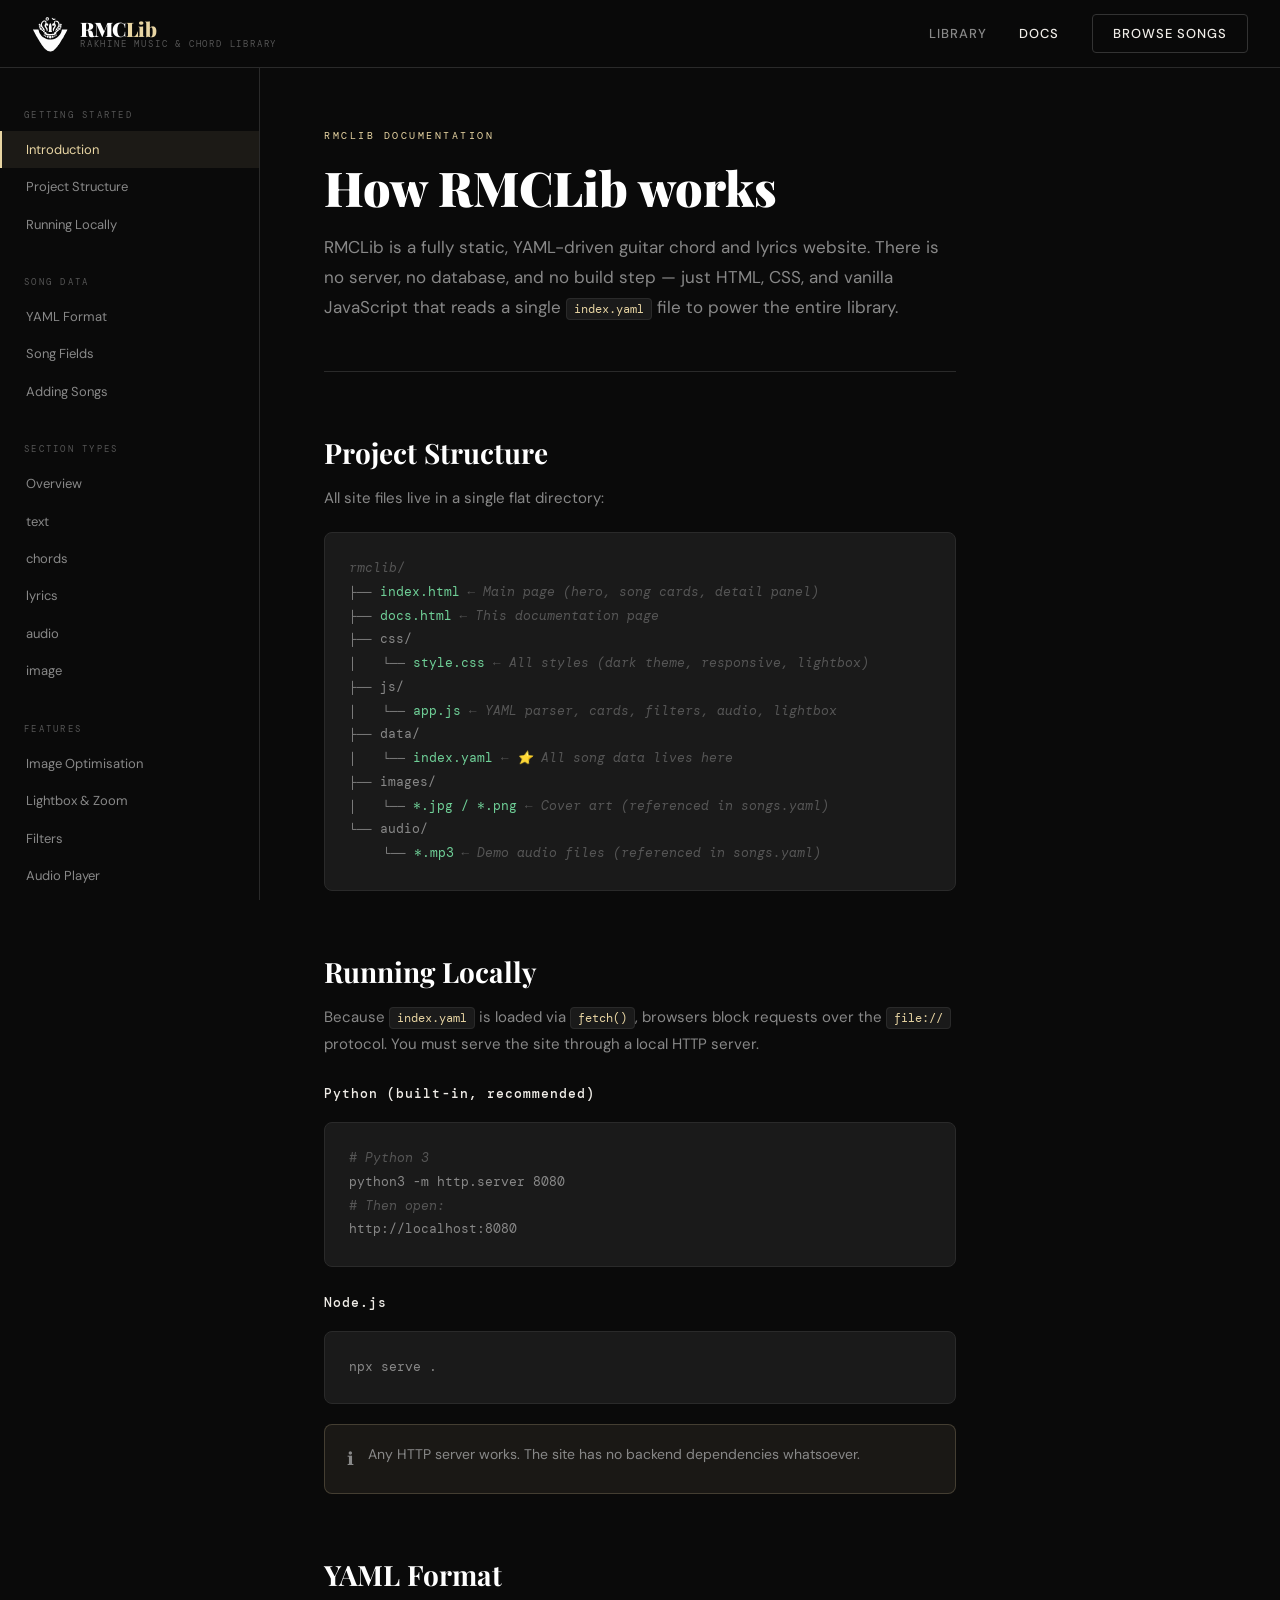
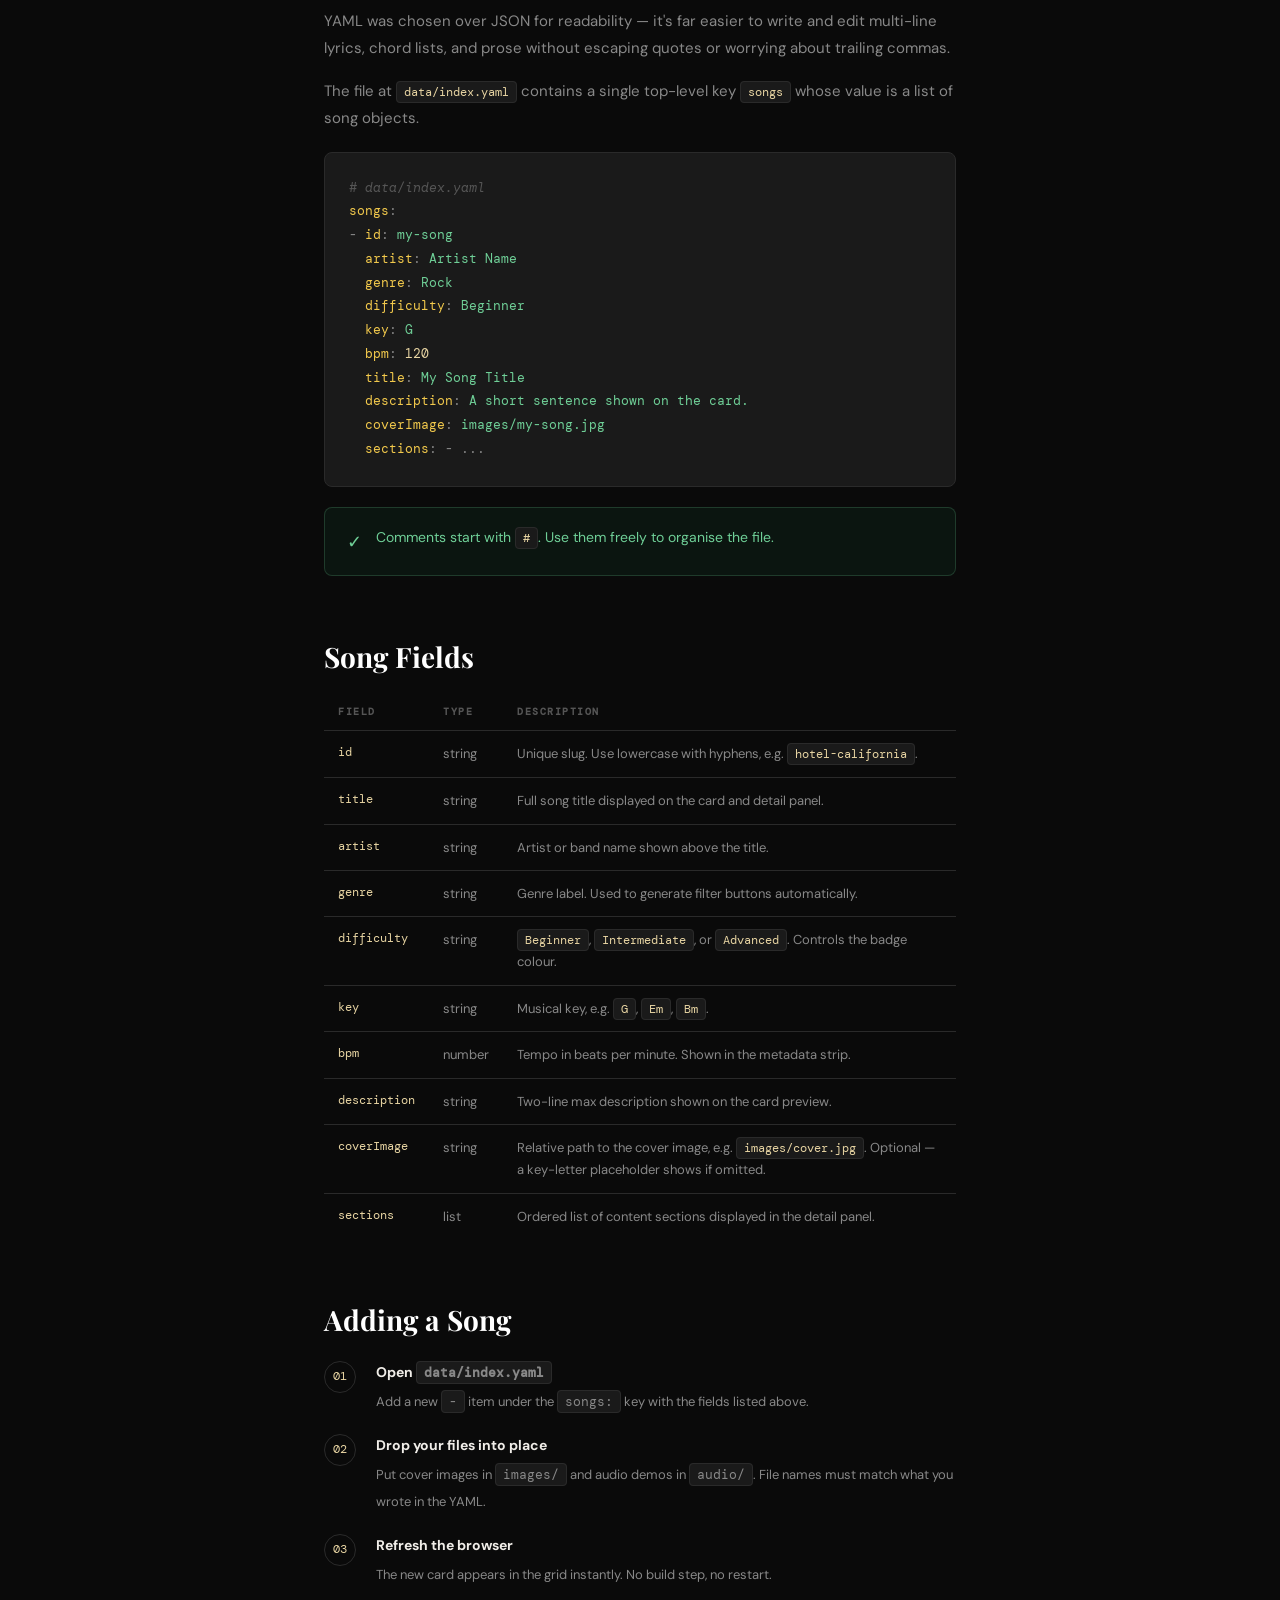
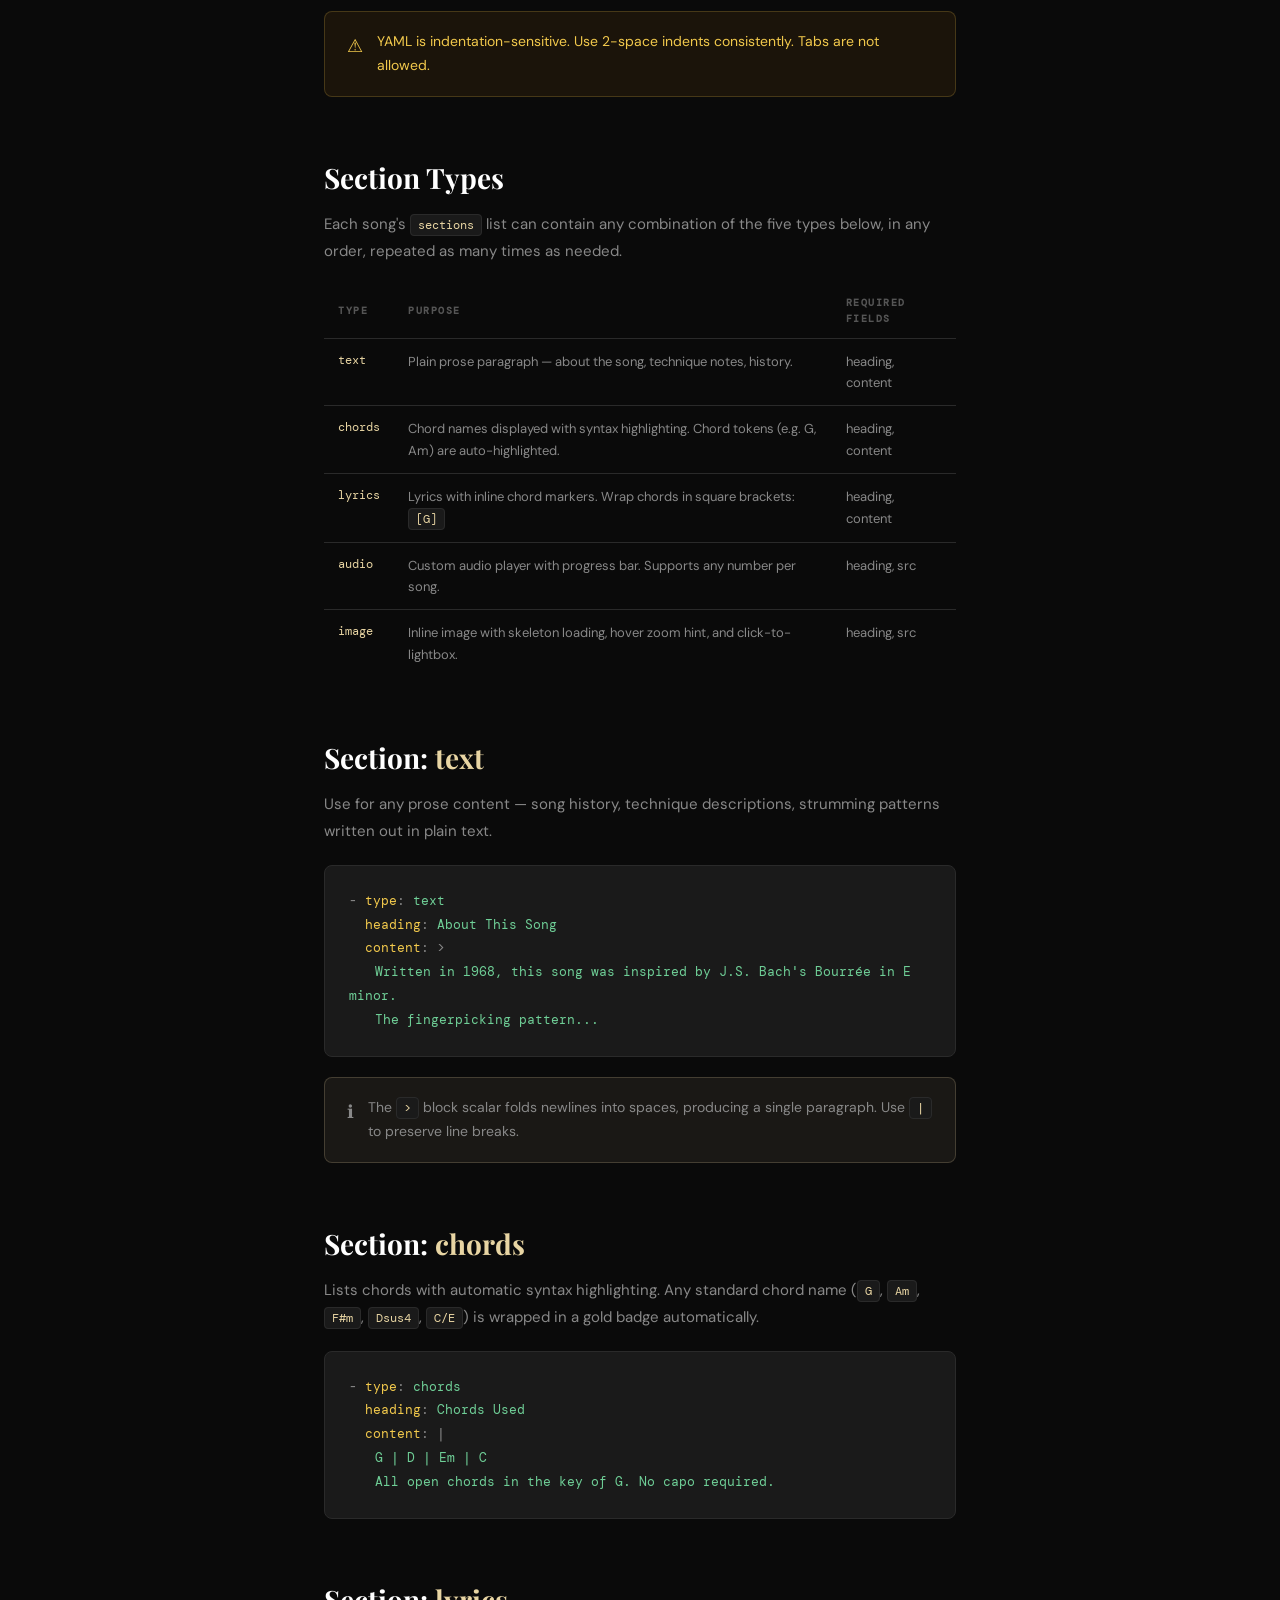
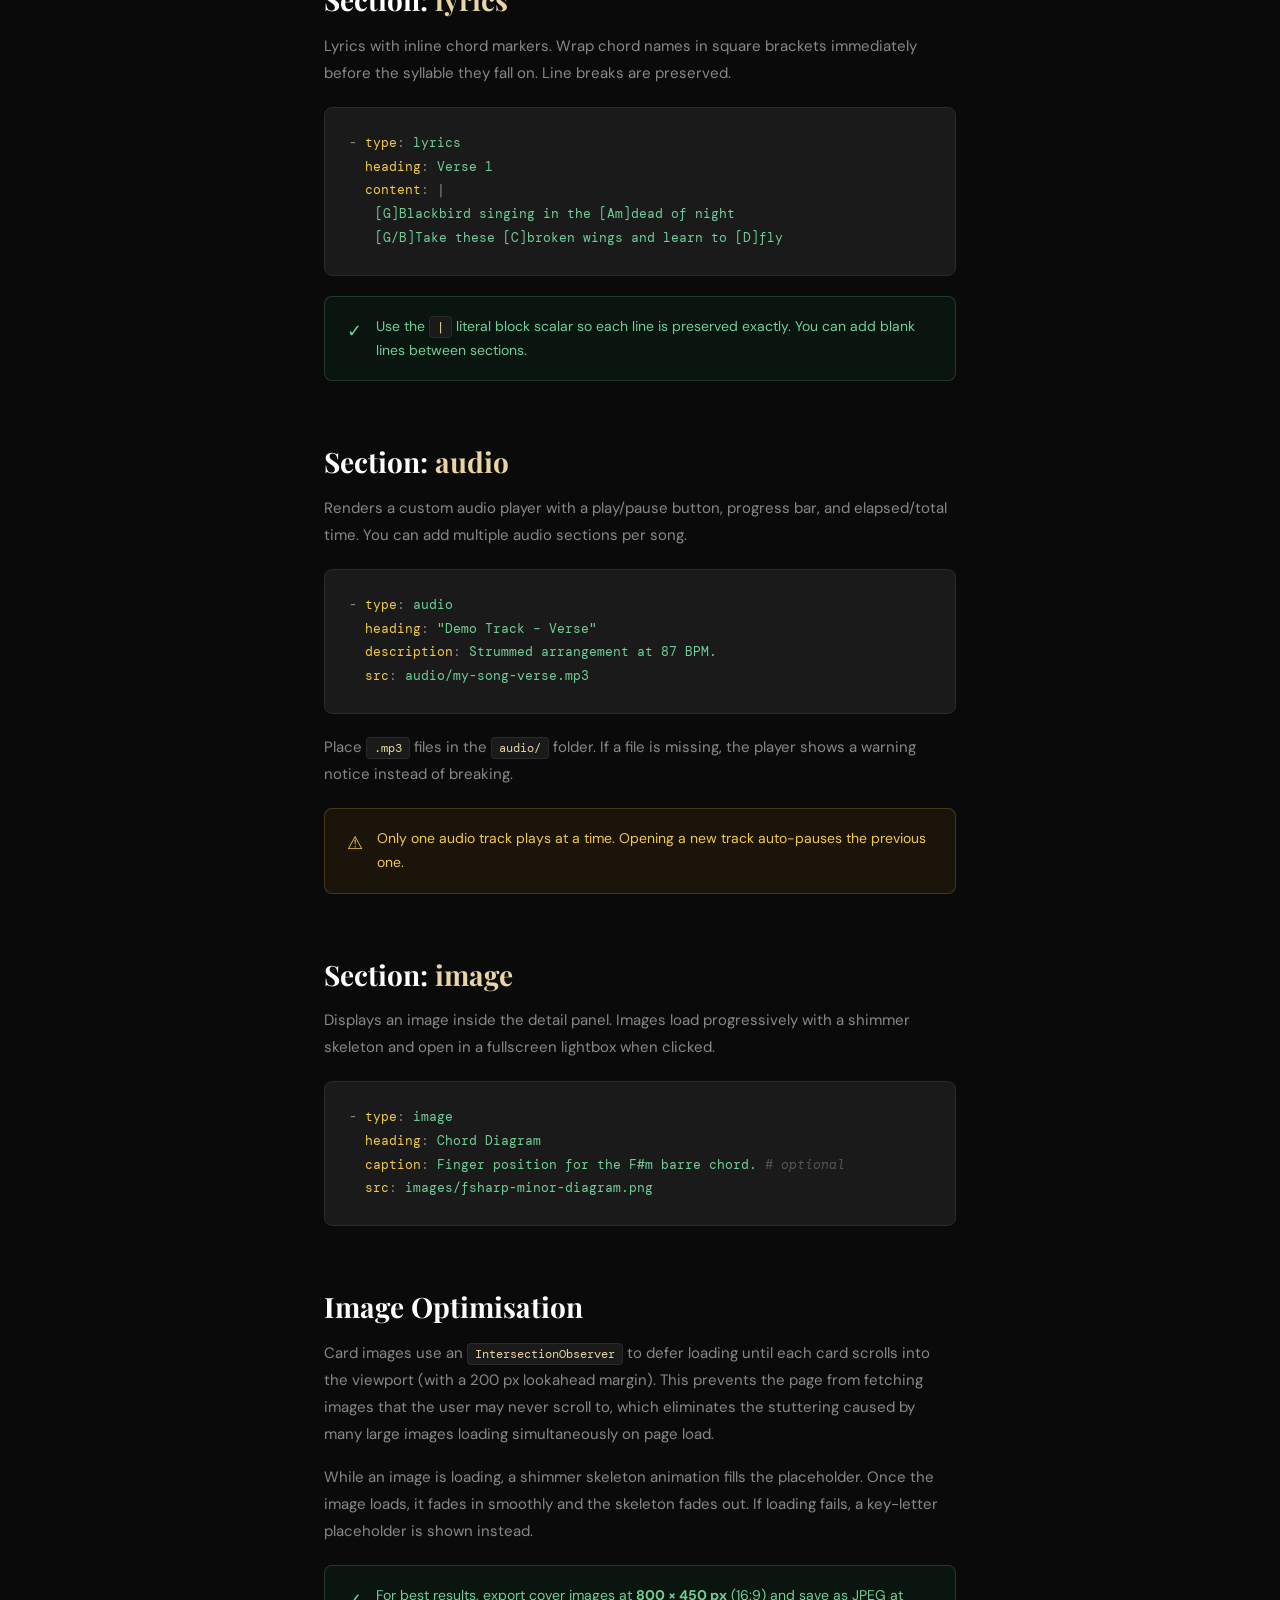
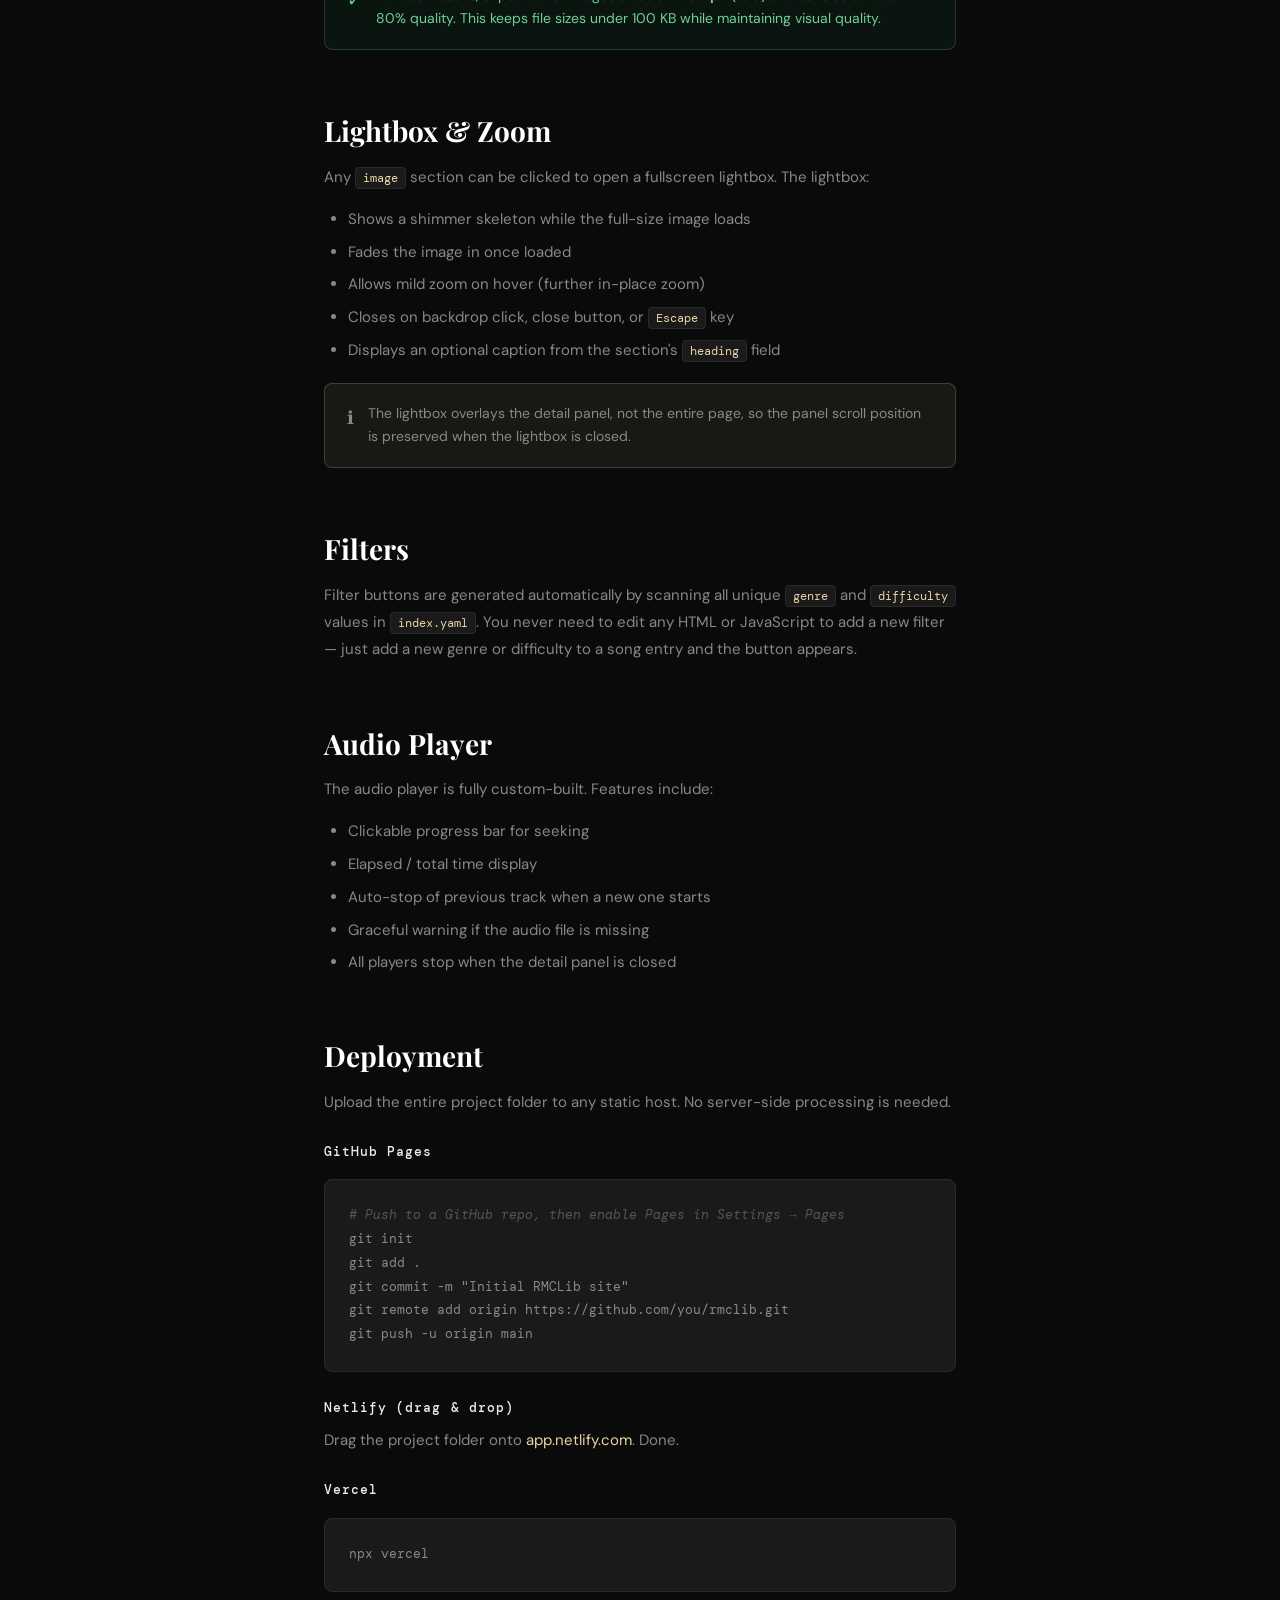
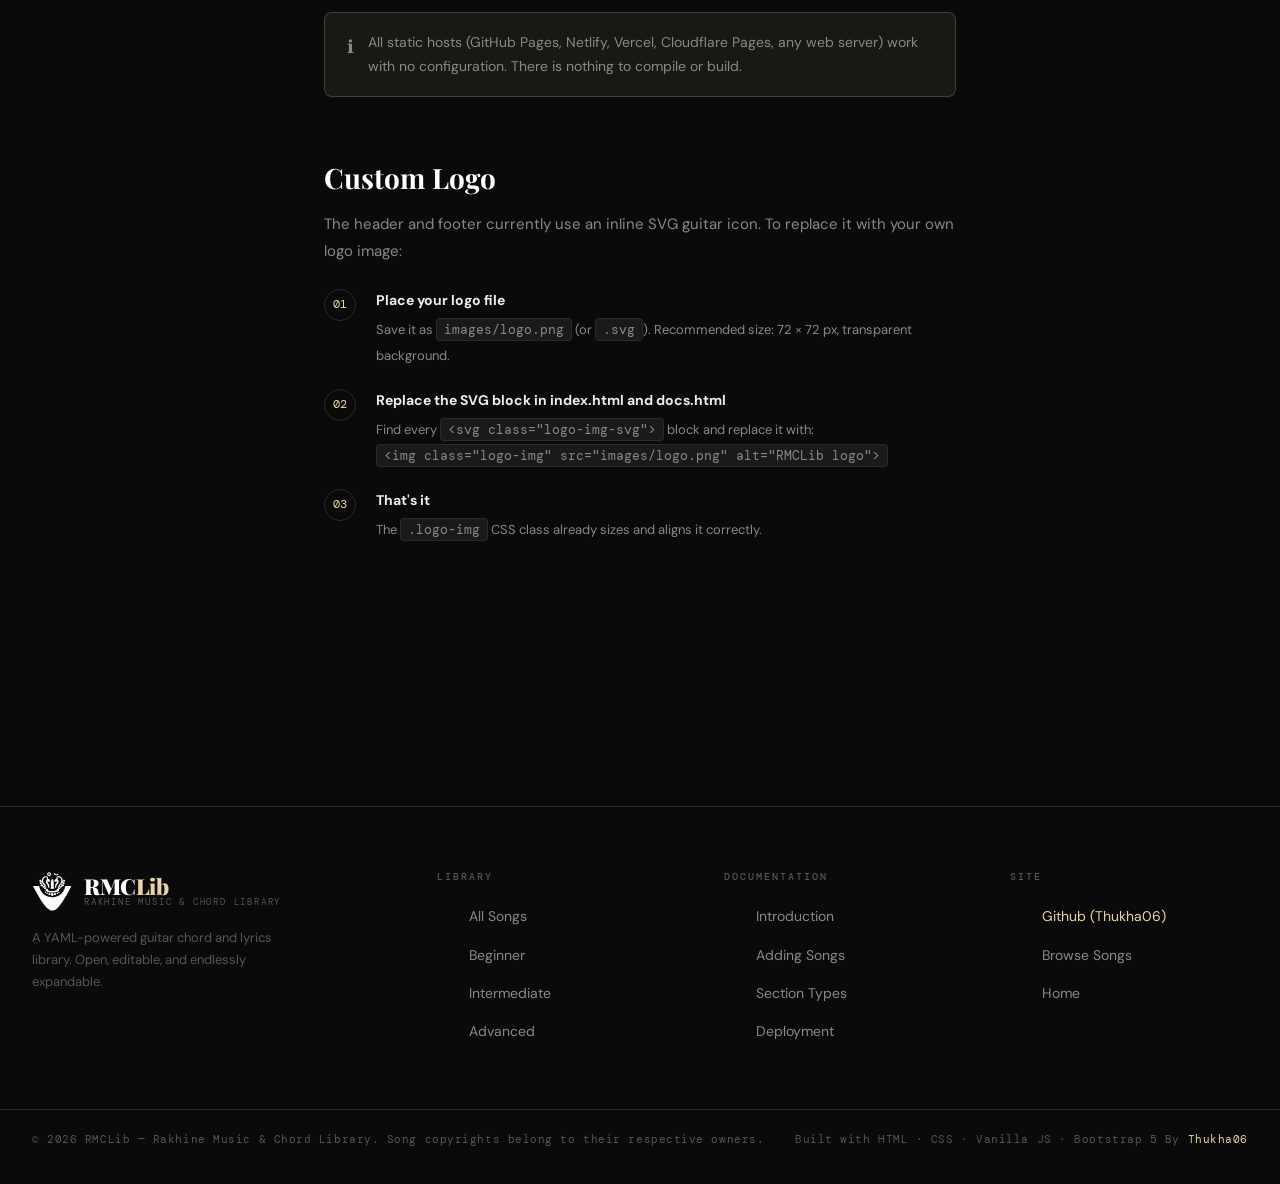
<file: docs.html>
<!DOCTYPE html>
<html lang="en">
<head>
  <meta charset="UTF-8">
  <meta name="viewport" content="width=device-width, initial-scale=1.0">
  <title>RMCLib | Documentation</title>
  <meta name="description" content="RMCLib documentation — how to add songs, manage sections, deploy, and customise your library.">
  <link rel="icon" type="image/x-icon" href="favicon.ico">

  <link rel="stylesheet" href="https://cdn.jsdelivr.net/npm/bootstrap@5.3.3/dist/css/bootstrap.min.css">
  <link rel="stylesheet" href="css/style.css">
</head>
<body>

<!-- ════════════════════════════════
     HEADER (shared)
════════════════════════════════ -->
<header class="site-header" role="banner">
  <div class="header-inner">
    <a href="index.html" class="logo" aria-label="RMCLib Home">
      <img src="logo.svg" alt="RMC Logo" class="logo-img">
      <div class="logo-text-wrap">
        <span class="logo-mark">RMC<span>Lib</span></span>
        <span class="logo-sub">Rakhine&nbsp;Music&nbsp;&amp;&nbsp;Chord&nbsp;Library</span>
      </div>
    </a>

    <nav class="main-nav" role="navigation" aria-label="Main navigation">
      <a href="index.html#songs">Library</a>
      <a href="docs.html" style="color:var(--text);">Docs</a>
      <a href="index.html#songs" class="nav-cta">Browse Songs</a>
    </nav>

    <button class="nav-toggle" id="navToggle" aria-label="Toggle navigation" aria-expanded="false">
      <span></span><span></span><span></span>
    </button>
  </div>
</header>


<!-- ════════════════════════════════
     DOCS LAYOUT
════════════════════════════════ -->
<div class="docs-layout">

  <!-- ── Sidebar ── -->
  <aside class="docs-sidebar" role="navigation" aria-label="Documentation navigation">

    <div class="sidebar-section">
      <div class="sidebar-label">Getting Started</div>
      <a class="sidebar-link active" href="#introduction">Introduction</a>
      <a class="sidebar-link" href="#structure">Project Structure</a>
      <a class="sidebar-link" href="#running-locally">Running Locally</a>
    </div>

    <div class="sidebar-section">
      <div class="sidebar-label">Song Data</div>
      <a class="sidebar-link" href="#yaml-format">YAML Format</a>
      <a class="sidebar-link" href="#song-fields">Song Fields</a>
      <a class="sidebar-link" href="#adding-songs">Adding Songs</a>
    </div>

    <div class="sidebar-section">
      <div class="sidebar-label">Section Types</div>
      <a class="sidebar-link" href="#section-types">Overview</a>
      <a class="sidebar-link" href="#sec-text">text</a>
      <a class="sidebar-link" href="#sec-chords">chords</a>
      <a class="sidebar-link" href="#sec-lyrics">lyrics</a>
      <a class="sidebar-link" href="#sec-audio">audio</a>
      <a class="sidebar-link" href="#sec-image">image</a>
    </div>

    <div class="sidebar-section">
      <div class="sidebar-label">Features</div>
      <a class="sidebar-link" href="#image-optimization">Image Optimisation</a>
      <a class="sidebar-link" href="#lightbox">Lightbox &amp; Zoom</a>
      <a class="sidebar-link" href="#filters">Filters</a>
      <a class="sidebar-link" href="#audio-player">Audio Player</a>
    </div>

    <div class="sidebar-section">
      <div class="sidebar-label">Deployment</div>
      <a class="sidebar-link" href="#deployment">Deploying the Site</a>
      <a class="sidebar-link" href="#custom-logo">Custom Logo</a>
    </div>

  </aside>


  <!-- ── Content ── -->
  <main class="docs-content" role="main">

    <!-- ─── Introduction ─── -->
    <div id="introduction" class="docs-section">
      <div class="docs-hero-tag">RMCLib Documentation</div>
      <h1 class="docs-h1">How RMCLib works</h1>
      <p class="docs-lead">
        RMCLib is a fully static, YAML-driven guitar chord and lyrics website.
        There is no server, no database, and no build step — just HTML, CSS, and
        vanilla JavaScript that reads a single <span class="docs-code">index.yaml</span>
        file to power the entire library.
      </p>
    </div>

    <!-- ─── Project Structure ─── -->
    <div id="structure" class="docs-section">
      <h2 class="docs-h2">Project Structure</h2>
      <p class="docs-p">All site files live in a single flat directory:</p>
      <div class="docs-pre">
        <span class="c">rmclib/</span><br>
        ├── <span class="s">index.html</span><span class="c">&nbsp;← Main page (hero, song cards, detail panel)</span><br>
        ├── <span class="s">docs.html</span><span class="c">&nbsp;← This documentation page</span><br>
        ├── css/ <br>
        │&emsp;&emsp;└── <span class="s">style.css</span><span class="c">&nbsp;← All styles (dark theme, responsive, lightbox)</span><br>
        ├── js/ <br>
        │&emsp;&emsp;└── <span class="s">app.js</span><span class="c">&nbsp;← YAML parser, cards, filters, audio, lightbox</span><br>
        ├── data/ <br>
        │&emsp;&emsp;└── <span class="s">index.yaml</span><span class="c">&nbsp;← ⭐ All song data lives here</span><br>
        ├── images/ <br>
        │&emsp;&emsp;└── <span class="s">*.jpg / *.png</span><span class="c">&nbsp;← Cover art (referenced in songs.yaml)</span><br>
        └── audio/ <br>
        &nbsp;&emsp;&emsp;└── <span class="s">*.mp3</span><span class="c">&nbsp;← Demo audio files (referenced in songs.yaml)</span></div>
    </div>

    <!-- ─── Running Locally ─── -->
    <div id="running-locally" class="docs-section">
      <h2 class="docs-h2">Running Locally</h2>
      <p class="docs-p">
        Because <span class="docs-code">index.yaml</span> is loaded via
        <span class="docs-code">fetch()</span>, browsers block requests over the
        <span class="docs-code">file://</span> protocol. You must serve the site
        through a local HTTP server.
      </p>

      <h3 class="docs-h3">Python (built-in, recommended)</h3>
      <div class="docs-pre">
        <span class="c"># Python 3</span><br>
        python3 -m http.server 8080 <br>

        <span class="c"># Then open:</span><br>
        http://localhost:8080
      </div>

      <h3 class="docs-h3">Node.js</h3>
      <div class="docs-pre">npx serve .</div>

      <div class="docs-callout docs-callout-info">
        <span class="docs-callout-icon">ℹ</span>
        <span>Any HTTP server works. The site has no backend dependencies whatsoever.</span>
      </div>
    </div>

    <!-- ─── YAML Format ─── -->
    <div id="yaml-format" class="docs-section">
      <h2 class="docs-h2">YAML Format</h2>
      <p class="docs-p">
        YAML was chosen over JSON for readability — it's far easier to write and
        edit multi-line lyrics, chord lists, and prose without escaping quotes or
        worrying about trailing commas.
      </p>
      <p class="docs-p">
        The file at <span class="docs-code">data/index.yaml</span> contains a
        single top-level key <span class="docs-code">songs</span> whose value is
        a list of song objects.
      </p>

      <div class="docs-pre">
        <span class="c"># data/index.yaml</span><br>
        <span class="k">songs</span><span class="p">:</span><br>
        <span class="p">-</span> <span class="k">id</span><span class="p">:</span> <span class="s">my-song</span><br>
        &nbsp;&nbsp;<span class="k">artist</span><span class="p">:</span> <span class="s">Artist Name</span><br>
        &nbsp;&nbsp;<span class="k">genre</span><span class="p">:</span> <span class="s">Rock</span><br>
        &nbsp;&nbsp;<span class="k">difficulty</span><span class="p">:</span> <span class="s">Beginner</span><br>
        &nbsp;&nbsp;<span class="k">key</span><span class="p">:</span> <span class="s">G</span><br>
        &nbsp;&nbsp;<span class="k">bpm</span><span class="p">:</span> <span class="n">120</span><br>
        &nbsp;&nbsp;<span class="k">title</span><span class="p">:</span> <span class="s">My Song Title</span><br>
        &nbsp;&nbsp;<span class="k">description</span><span class="p">:</span> <span class="s">A short sentence shown on the card.</span><br>
        &nbsp;&nbsp;<span class="k">coverImage</span><span class="p">:</span> <span class="s">images/my-song.jpg</span><br>
        &nbsp;&nbsp;<span class="k">sections</span><span class="p">:</span> <span class="p">- ...</span>
      </div>

      <div class="docs-callout docs-callout-tip">
        <span class="docs-callout-icon">✓</span>
        <span>Comments start with <span class="docs-code">#</span>. Use them freely to organise the file.</span>
      </div>
    </div>

    <!-- ─── Song Fields ─── -->
    <div id="song-fields" class="docs-section">
      <h2 class="docs-h2">Song Fields</h2>
      <table class="docs-table">
        <thead>
          <tr><th>Field</th><th>Type</th><th>Description</th></tr>
        </thead>
        <tbody>
          <tr><td>id</td><td>string</td><td>Unique slug. Use lowercase with hyphens, e.g. <span class="docs-code">hotel-california</span>.</td></tr>
          <tr><td>title</td><td>string</td><td>Full song title displayed on the card and detail panel.</td></tr>
          <tr><td>artist</td><td>string</td><td>Artist or band name shown above the title.</td></tr>
          <tr><td>genre</td><td>string</td><td>Genre label. Used to generate filter buttons automatically.</td></tr>
          <tr><td>difficulty</td><td>string</td><td><span class="docs-code">Beginner</span>, <span class="docs-code">Intermediate</span>, or <span class="docs-code">Advanced</span>. Controls the badge colour.</td></tr>
          <tr><td>key</td><td>string</td><td>Musical key, e.g. <span class="docs-code">G</span>, <span class="docs-code">Em</span>, <span class="docs-code">Bm</span>.</td></tr>
          <tr><td>bpm</td><td>number</td><td>Tempo in beats per minute. Shown in the metadata strip.</td></tr>
          <tr><td>description</td><td>string</td><td>Two-line max description shown on the card preview.</td></tr>
          <tr><td>coverImage</td><td>string</td><td>Relative path to the cover image, e.g. <span class="docs-code">images/cover.jpg</span>. Optional — a key-letter placeholder shows if omitted.</td></tr>
          <tr><td>sections</td><td>list</td><td>Ordered list of content sections displayed in the detail panel.</td></tr>
        </tbody>
      </table>
    </div>

    <!-- ─── Adding Songs ─── -->
    <div id="adding-songs" class="docs-section">
      <h2 class="docs-h2">Adding a Song</h2>
      <div class="docs-steps">
        <div class="docs-step">
          <div class="docs-step-num">01</div>
          <div class="docs-step-body">
            <strong>Open <span class="docs-code">data/index.yaml</span></strong>
            <span>Add a new <span class="docs-code">-</span> item under the <span class="docs-code">songs:</span> key with the fields listed above.</span>
          </div>
        </div>
        <div class="docs-step">
          <div class="docs-step-num">02</div>
          <div class="docs-step-body">
            <strong>Drop your files into place</strong>
            <span>Put cover images in <span class="docs-code">images/</span> and audio demos in <span class="docs-code">audio/</span>. File names must match what you wrote in the YAML.</span>
          </div>
        </div>
        <div class="docs-step">
          <div class="docs-step-num">03</div>
          <div class="docs-step-body">
            <strong>Refresh the browser</strong>
            <span>The new card appears in the grid instantly. No build step, no restart.</span>
          </div>
        </div>
      </div>

      <div class="docs-callout docs-callout-warn">
        <span class="docs-callout-icon">⚠</span>
        <span>YAML is indentation-sensitive. Use 2-space indents consistently. Tabs are not allowed.</span>
      </div>
    </div>

    <!-- ─── Section Types ─── -->
    <div id="section-types" class="docs-section">
      <h2 class="docs-h2">Section Types</h2>
      <p class="docs-p">
        Each song's <span class="docs-code">sections</span> list can contain any
        combination of the five types below, in any order, repeated as many times
        as needed.
      </p>
      <table class="docs-table">
        <thead>
          <tr><th>Type</th><th>Purpose</th><th>Required fields</th></tr>
        </thead>
        <tbody>
          <tr><td>text</td><td>Plain prose paragraph — about the song, technique notes, history.</td><td>heading, content</td></tr>
          <tr><td>chords</td><td>Chord names displayed with syntax highlighting. Chord tokens (e.g. G, Am) are auto-highlighted.</td><td>heading, content</td></tr>
          <tr><td>lyrics</td><td>Lyrics with inline chord markers. Wrap chords in square brackets: <span class="docs-code">[G]</span></td><td>heading, content</td></tr>
          <tr><td>audio</td><td>Custom audio player with progress bar. Supports any number per song.</td><td>heading, src</td></tr>
          <tr><td>image</td><td>Inline image with skeleton loading, hover zoom hint, and click-to-lightbox.</td><td>heading, src</td></tr>
        </tbody>
      </table>
    </div>

    <!-- ─── text ─── -->
    <div id="sec-text" class="docs-section">
      <h2 class="docs-h2">Section: <span style="color:var(--accent)">text</span></h2>
      <p class="docs-p">Use for any prose content — song history, technique descriptions, strumming patterns written out in plain text.</p>
      <div class="docs-pre">
        <span class="p">-</span> <span class="k">type</span><span class="p">:</span> <span class="s">text</span><br>
        &nbsp;&nbsp;<span class="k">heading</span><span class="p">:</span> <span class="s">About This Song</span><br>
        &nbsp;&nbsp;<span class="k">content</span><span class="p">:</span> <span class="p">&gt;</span><br>
        &emsp;&emsp;<span class="s">Written in 1968, this song was inspired by J.S. Bach's</span> <span class="s">Bourrée in E minor. <br>
        &emsp;&emsp;The fingerpicking pattern...</span>
      </div>
      <div class="docs-callout docs-callout-info">
        <span class="docs-callout-icon">ℹ</span>
        <span>The <span class="docs-code">&gt;</span> block scalar folds newlines into spaces, producing a single paragraph. Use <span class="docs-code">|</span> to preserve line breaks.</span>
      </div>
    </div>

    <!-- ─── chords ─── -->
    <div id="sec-chords" class="docs-section">
      <h2 class="docs-h2">Section: <span style="color:var(--accent)">chords</span></h2>
      <p class="docs-p">
        Lists chords with automatic syntax highlighting. Any standard chord name
        (<span class="docs-code">G</span>, <span class="docs-code">Am</span>,
        <span class="docs-code">F#m</span>, <span class="docs-code">Dsus4</span>,
        <span class="docs-code">C/E</span>) is wrapped in a gold badge automatically.
      </p>
      <div class="docs-pre">
        <span class="p">-</span> <span class="k">type</span><span class="p">:</span> <span class="s">chords</span><br>
        &nbsp;&nbsp;<span class="k">heading</span><span class="p">:</span> <span class="s">Chords Used</span><br>
        &nbsp;&nbsp;<span class="k">content</span><span class="p">:</span> <span class="p">|</span><br>
        &emsp;&emsp;<span class="s">G | D | Em | C</span><br>
        &emsp;&emsp;<span class="s">All open chords in the key of G. No capo required.</span>
      </div>
    </div>

    <!-- ─── lyrics ─── -->
    <div id="sec-lyrics" class="docs-section">
      <h2 class="docs-h2">Section: <span style="color:var(--accent)">lyrics</span></h2>
      <p class="docs-p">
        Lyrics with inline chord markers. Wrap chord names in square brackets
        immediately before the syllable they fall on. Line breaks are preserved.
      </p>
      <div class="docs-pre">
        <span class="p">-</span> <span class="k">type</span><span class="p">:</span> <span class="s">lyrics</span><br>
        &nbsp;&nbsp;<span class="k">heading</span><span class="p">:</span> <span class="s">Verse 1</span><br>
        &nbsp;&nbsp;<span class="k">content</span><span class="p">:</span> <span class="p">|</span><br>
        &emsp;&emsp;<span class="s">[G]Blackbird singing in the [Am]dead of night</span><br>
        &emsp;&emsp;<span class="s">[G/B]Take these [C]broken wings and learn to [D]fly</span>
      </div>
      <div class="docs-callout docs-callout-tip">
        <span class="docs-callout-icon">✓</span>
        <span>Use the <span class="docs-code">|</span> literal block scalar so each line is preserved exactly. You can add blank lines between sections.</span>
      </div>
    </div>

    <!-- ─── audio ─── -->
    <div id="sec-audio" class="docs-section">
      <h2 class="docs-h2">Section: <span style="color:var(--accent)">audio</span></h2>
      <p class="docs-p">
        Renders a custom audio player with a play/pause button, progress bar, and
        elapsed/total time. You can add multiple audio sections per song.
      </p>
      <div class="docs-pre">
        <span class="p">-</span> <span class="k">type</span><span class="p">:</span> <span class="s">audio</span><br>
        &nbsp;&nbsp;<span class="k">heading</span><span class="p">:</span> <span class="s">"Demo Track – Verse"</span><br>
        &nbsp;&nbsp;<span class="k">description</span><span class="p">:</span> <span class="s">Strummed arrangement at 87 BPM.</span><br>
        &nbsp;&nbsp;<span class="k">src</span><span class="p">:</span> <span class="s">audio/my-song-verse.mp3</span>
      </div>
      <p class="docs-p" style="margin-top:16px;">
        Place <span class="docs-code">.mp3</span> files in the <span class="docs-code">audio/</span> folder. If a file is missing, the player shows a warning notice instead of breaking.
      </p>
      <div class="docs-callout docs-callout-warn">
        <span class="docs-callout-icon">⚠</span>
        <span>Only one audio track plays at a time. Opening a new track auto-pauses the previous one.</span>
      </div>
    </div>

    <!-- ─── image ─── -->
    <div id="sec-image" class="docs-section">
      <h2 class="docs-h2">Section: <span style="color:var(--accent)">image</span></h2>
      <p class="docs-p">
        Displays an image inside the detail panel. Images load progressively with a
        shimmer skeleton and open in a fullscreen lightbox when clicked.
      </p>
      <div class="docs-pre">
        <span class="p">-</span> <span class="k">type</span><span class="p">:</span> <span class="s">image</span><br>
        &nbsp;&nbsp;<span class="k">heading</span><span class="p">:</span> <span class="s">Chord Diagram</span><br>
        &nbsp;&nbsp;<span class="k">caption</span><span class="p">:</span> <span class="s">Finger position for the F#m barre chord.</span>  <span class="c"># optional</span><br>
        &nbsp;&nbsp;<span class="k">src</span><span class="p">:</span> <span class="s">images/fsharp-minor-diagram.png</span>
      </div>
    </div>

    <!-- ─── Image optimisation ─── -->
    <div id="image-optimization" class="docs-section">
      <h2 class="docs-h2">Image Optimisation</h2>
      <p class="docs-p">
        Card images use an <span class="docs-code">IntersectionObserver</span> to
        defer loading until each card scrolls into the viewport (with a 200 px
        lookahead margin). This prevents the page from fetching images that the
        user may never scroll to, which eliminates the stuttering caused by many
        large images loading simultaneously on page load.
      </p>
      <p class="docs-p">
        While an image is loading, a shimmer skeleton animation fills the
        placeholder. Once the image loads, it fades in smoothly and the skeleton
        fades out. If loading fails, a key-letter placeholder is shown instead.
      </p>
      <div class="docs-callout docs-callout-tip">
        <span class="docs-callout-icon">✓</span>
        <span>For best results, export cover images at <strong>800 × 450 px</strong> (16:9) and save as JPEG at 80% quality. This keeps file sizes under 100 KB while maintaining visual quality.</span>
      </div>
    </div>

    <!-- ─── Lightbox ─── -->
    <div id="lightbox" class="docs-section">
      <h2 class="docs-h2">Lightbox &amp; Zoom</h2>
      <p class="docs-p">
        Any <span class="docs-code">image</span> section can be clicked to open a
        fullscreen lightbox. The lightbox:
      </p>
      <ul style="margin:0 0 20px 0;padding-left:24px;display:flex;flex-direction:column;gap:8px;font-size:15px;color:var(--text-muted);">
        <li>Shows a shimmer skeleton while the full-size image loads</li>
        <li>Fades the image in once loaded</li>
        <li>Allows mild zoom on hover (further in-place zoom)</li>
        <li>Closes on backdrop click, close button, or <span class="docs-code">Escape</span> key</li>
        <li>Displays an optional caption from the section's <span class="docs-code">heading</span> field</li>
      </ul>
      <div class="docs-callout docs-callout-info">
        <span class="docs-callout-icon">ℹ</span>
        <span>The lightbox overlays the detail panel, not the entire page, so the panel scroll position is preserved when the lightbox is closed.</span>
      </div>
    </div>

    <!-- ─── Filters ─── -->
    <div id="filters" class="docs-section">
      <h2 class="docs-h2">Filters</h2>
      <p class="docs-p">
        Filter buttons are generated automatically by scanning all unique
        <span class="docs-code">genre</span> and <span class="docs-code">difficulty</span>
        values in <span class="docs-code">index.yaml</span>. You never need to
        edit any HTML or JavaScript to add a new filter — just add a new genre or
        difficulty to a song entry and the button appears.
      </p>
    </div>

    <!-- ─── Audio Player ─── -->
    <div id="audio-player" class="docs-section">
      <h2 class="docs-h2">Audio Player</h2>
      <p class="docs-p">
        The audio player is fully custom-built. Features include:
      </p>
      <ul style="margin:0 0 20px 0;padding-left:24px;display:flex;flex-direction:column;gap:8px;font-size:15px;color:var(--text-muted);">
        <li>Clickable progress bar for seeking</li>
        <li>Elapsed / total time display</li>
        <li>Auto-stop of previous track when a new one starts</li>
        <li>Graceful warning if the audio file is missing</li>
        <li>All players stop when the detail panel is closed</li>
      </ul>
    </div>

    <!-- ─── Deployment ─── -->
    <div id="deployment" class="docs-section">
      <h2 class="docs-h2">Deployment</h2>
      <p class="docs-p">
        Upload the entire project folder to any static host. No server-side
        processing is needed.
      </p>

      <h3 class="docs-h3">GitHub Pages</h3>
      <div class="docs-pre">
        <span class="c"># Push to a GitHub repo, then enable Pages in Settings → Pages</span> <br>
        git init <br>
        git add . <br>
        git commit -m "Initial RMCLib site" <br>
        git remote add origin https://github.com/you/rmclib.git <br>
        git push -u origin main
      </div>

      <h3 class="docs-h3">Netlify (drag &amp; drop)</h3>
      <p class="docs-p">Drag the project folder onto <a href="https://app.netlify.com" style="color:var(--accent);">app.netlify.com</a>. Done.</p>

      <h3 class="docs-h3">Vercel</h3>
      <div class="docs-pre">npx vercel</div>

      <div class="docs-callout docs-callout-info">
        <span class="docs-callout-icon">ℹ</span>
        <span>All static hosts (GitHub Pages, Netlify, Vercel, Cloudflare Pages, any web server) work with no configuration. There is nothing to compile or build.</span>
      </div>
    </div>

    <!-- ─── Custom Logo ─── -->
    <div id="custom-logo" class="docs-section">
      <h2 class="docs-h2">Custom Logo</h2>
      <p class="docs-p">
        The header and footer currently use an inline SVG guitar icon. To replace
        it with your own logo image:
      </p>
      <div class="docs-steps">
        <div class="docs-step">
          <div class="docs-step-num">01</div>
          <div class="docs-step-body">
            <strong>Place your logo file</strong>
            <span>Save it as <span class="docs-code">images/logo.png</span> (or <span class="docs-code">.svg</span>). Recommended size: 72 × 72 px, transparent background.</span>
          </div>
        </div>
        <div class="docs-step">
          <div class="docs-step-num">02</div>
          <div class="docs-step-body">
            <strong>Replace the SVG block in index.html and docs.html</strong>
            <span>Find every <span class="docs-code">&lt;svg class="logo-img-svg"&gt;</span> block and replace it with:<br>
            <span class="docs-code">&lt;img class="logo-img" src="images/logo.png" alt="RMCLib logo"&gt;</span></span>
          </div>
        </div>
        <div class="docs-step">
          <div class="docs-step-num">03</div>
          <div class="docs-step-body">
            <strong>That's it</strong>
            <span>The <span class="docs-code">.logo-img</span> CSS class already sizes and aligns it correctly.</span>
          </div>
        </div>
      </div>
    </div>

  </main>
</div>


<!-- ════════════════════════════════
     FOOTER
════════════════════════════════ -->
<footer class="site-footer" role="contentinfo">
  <div class="footer-main">
    <div class="footer-brand">
      <a href="index.html" class="logo logo-lg">
      <img src="logo.svg" alt="RMC Logo" class="logo-img">
        <div class="logo-text-wrap">
          <span class="logo-mark">RMC<span>Lib</span></span>
          <span class="logo-sub">Rakhine&nbsp;Music&nbsp;&amp;&nbsp;Chord&nbsp;Library</span>
        </div>
      </a>
      <p>A YAML-powered guitar chord and lyrics library. Open, editable, and endlessly expandable.</p>
    </div>
    <div class="footer-col">
      <h4>Library</h4>
      <ul>
        <li><a href="index.html#songs">All Songs</a></li>
        <li><a href="index.html#songs">Beginner</a></li>
        <li><a href="index.html#songs">Intermediate</a></li>
        <li><a href="index.html#songs">Advanced</a></li>
      </ul>
    </div>
    <div class="footer-col">
      <h4>Documentation</h4>
      <ul>
        <li><a href="#introduction">Introduction</a></li>
        <li><a href="#adding-songs">Adding Songs</a></li>
        <li><a href="#section-types">Section Types</a></li>
        <li><a href="#deployment">Deployment</a></li>
      </ul>
    </div>
    <div class="footer-col">
      <h4>Site</h4>
      <ul>
        <li><a href="https://github.com/Thukha06/rmclib" style="color: #e8d5a3;" target="_blank">Github (Thukha06)</a></li>
        <li><a href="index.html#songs">Browse Songs</a></li>
        <li><a href="index.html">Home</a></li>
      </ul>
    </div>
  </div>
  <div class="footer-bottom">
    <p>© 2026 RMCLib — Rakhine Music &amp; Chord Library. Song copyrights belong to their respective owners.</p>
    <p>Built with HTML · CSS · Vanilla JS · Bootstrap 5 By <a href="https://github.com/Thukha06" style="color: #e8d5a3;" target="_blank">Thukha06</a></p>
  </div>
</footer>

<script src="https://cdn.jsdelivr.net/npm/bootstrap@5.3.3/dist/js/bootstrap.bundle.min.js"></script>
<script>
/* ── Mobile nav ── */
const toggle = document.getElementById('navToggle');
const nav = document.querySelector('.main-nav');
toggle?.addEventListener('click', () => {
  const open = toggle.classList.toggle('open');
  nav.classList.toggle('open', open);
  toggle.setAttribute('aria-expanded', open);
});

/* ── Header scroll ── */
window.addEventListener('scroll', () => {
  document.querySelector('.site-header').classList.toggle('scrolled', window.scrollY > 20);
}, { passive: true });

/* ── Sidebar active link tracking ── */
const sections = document.querySelectorAll('.docs-section[id]');
const links    = document.querySelectorAll('.sidebar-link');

const io = new IntersectionObserver((entries) => {
  entries.forEach(entry => {
    if (entry.isIntersecting) {
      links.forEach(l => l.classList.remove('active'));
      const active = document.querySelector(`.sidebar-link[href="#${entry.target.id}"]`);
      if (active) active.classList.add('active');
    }
  });
}, { rootMargin: '-20% 0px -70% 0px' });

sections.forEach(s => io.observe(s));
</script>
</body>
</html>
</file>
<file: css/style.css>
/* ====================================
   RMCLib — Main Stylesheet
   Dark editorial theme · v2
==================================== */

@import url('https://fonts.googleapis.com/css2?family=Playfair+Display:wght@400;700;900&family=DM+Mono:wght@300;400;500&family=DM+Sans:ital,wght@0,300;0,400;0,500;1,300&display=swap');

/* ── CSS Variables ── */
:root {
  --bg:          #0a0a0a;
  --bg-2:        #111111;
  --bg-3:        #1a1a1a;
  --surface:     #161616;
  --border:      #2a2a2a;
  --border-light:#333333;
  --text:        #f0ede8;
  --text-muted:  #888888;
  --text-dim:    #555555;
  --accent:      #e8d5a3;
  --accent-warm: #c9a96e;
  --accent-glow: rgba(232,213,163,0.08);
  --white:       #ffffff;

  --font-display: 'Playfair Display', Georgia, serif;
  --font-body:    'DM Sans', sans-serif;
  --font-mono:    'DM Mono', monospace;

  --radius:    4px;
  --radius-lg: 8px;
  --shadow:    0 4px 24px rgba(0,0,0,0.6);
  --shadow-lg: 0 16px 48px rgba(0,0,0,0.8);
  --transition: 0.25s cubic-bezier(0.4,0,0.2,1);
}

/* ── Reset ── */
*, *::before, *::after { box-sizing: border-box; margin: 0; padding: 0; }
html { scroll-behavior: smooth; }
body {
  background: var(--bg);
  color: var(--text);
  font-family: var(--font-body);
  font-size: 16px;
  line-height: 1.65;
  min-height: 100vh;
  overflow-x: hidden;
}
img { display: block; max-width: 100%; }
a { color: inherit; text-decoration: none; }
button { cursor: pointer; border: none; background: none; font-family: inherit; }

/* ── Scrollbar ── */
::-webkit-scrollbar { width: 6px; }
::-webkit-scrollbar-track { background: var(--bg); }
::-webkit-scrollbar-thumb { background: var(--border-light); border-radius: 3px; }

/* ── Skeleton shimmer ── */
@keyframes shimmer {
  0%   { background-position: -600px 0; }
  100% { background-position: 600px 0; }
}
.skeleton-base {
  background: linear-gradient(90deg, var(--bg-3) 25%, var(--surface) 50%, var(--bg-3) 75%);
  background-size: 600px 100%;
  animation: shimmer 1.6s infinite linear;
}

/* ====================================
   HEADER & NAV
==================================== */
.site-header {
  position: fixed;
  top: 0; left: 0; right: 0;
  z-index: 100;
  height: 68px;
  display: flex;
  align-items: center;
  background: rgba(10,10,10,0.92);
  backdrop-filter: blur(16px);
  border-bottom: 1px solid var(--border);
  transition: box-shadow var(--transition);
}
.site-header.scrolled { box-shadow: 0 2px 32px rgba(0,0,0,0.5); }

.header-inner {
  max-width: 1280px;
  margin: 0 auto;
  padding: 0 32px;
  width: 100%;
  display: flex;
  align-items: center;
  justify-content: space-between;
}

/* ── Logo ── */
.logo {
  display: flex;
  align-items: center;
  gap: 12px;
  text-decoration: none;
}
.logo-img {
  width: 36px;
  height: 36px;
  flex-shrink: 0;
  object-fit: contain;
}
.logo-img-svg {
  width: 36px;
  height: 36px;
  flex-shrink: 0;
}
.logo-text-wrap {
  display: flex;
  flex-direction: column;
  gap: 1px;
  line-height: 1;
}
.logo-mark {
  font-family: var(--font-display);
  font-size: 20px;
  font-weight: 900;
  color: var(--white);
  letter-spacing: -0.5px;
}
.logo-mark span { color: var(--accent); }
.logo-sub {
  font-family: var(--font-mono);
  font-size: 9px;
  color: var(--text-dim);
  letter-spacing: 0.2em;
  text-transform: uppercase;
}

/* Footer larger logo variant */
.logo-lg .logo-mark { font-size: 22px; }
.logo-lg .logo-img-svg, .logo-lg .logo-img { width: 40px; height: 40px; }

/* ── Nav links ── */
.main-nav {
  display: flex;
  align-items: center;
  gap: 32px;
}
.main-nav a {
  font-size: 13px;
  font-weight: 500;
  color: var(--text-muted);
  letter-spacing: 0.08em;
  text-transform: uppercase;
  transition: color var(--transition);
  position: relative;
}
.main-nav a::after {
  content: '';
  position: absolute;
  bottom: -4px; left: 0; right: 0;
  height: 1px;
  background: var(--accent);
  transform: scaleX(0);
  transition: transform var(--transition);
}
.main-nav a:hover { color: var(--text); }
.main-nav a:hover::after { transform: scaleX(1); }

.nav-cta {
  padding: 8px 20px;
  border: 1px solid var(--border-light);
  border-radius: var(--radius);
  color: var(--text) !important;
  transition: border-color var(--transition), background var(--transition) !important;
}
.nav-cta:hover { border-color: var(--accent) !important; background: var(--accent-glow) !important; }
.nav-cta::after { display: none !important; }

/* Hamburger */
.nav-toggle {
  display: none;
  flex-direction: column;
  gap: 5px;
  padding: 4px;
}
.nav-toggle span {
  display: block;
  width: 24px;
  height: 2px;
  background: var(--text);
  border-radius: 1px;
  transition: transform var(--transition), opacity var(--transition);
}
.nav-toggle.open span:nth-child(1) { transform: translateY(7px) rotate(45deg); }
.nav-toggle.open span:nth-child(2) { opacity: 0; }
.nav-toggle.open span:nth-child(3) { transform: translateY(-7px) rotate(-45deg); }

/* ====================================
   HERO
==================================== */
.hero {
  padding-top: 68px;
  min-height: 100vh;
  display: flex;
  align-items: center;
  position: relative;
  overflow: hidden;
}
.hero-bg {
  position: absolute; inset: 0;
  background:
    radial-gradient(ellipse 60% 50% at 70% 50%, rgba(232,213,163,0.06) 0%, transparent 70%),
    radial-gradient(ellipse 40% 60% at 10% 80%, rgba(201,169,110,0.04) 0%, transparent 60%),
    linear-gradient(180deg, var(--bg) 0%, #0d0d0d 100%);
}
.hero-grid {
  position: absolute; inset: 0;
  background-image:
    linear-gradient(var(--border) 1px, transparent 1px),
    linear-gradient(90deg, var(--border) 1px, transparent 1px);
  background-size: 64px 64px;
  opacity: 0.3;
  mask-image: radial-gradient(ellipse at center, black 30%, transparent 80%);
}
.hero-inner {
  position: relative;
  max-width: 1280px;
  margin: 0 auto;
  padding: 80px 32px;
  display: grid;
  grid-template-columns: 1fr 1fr;
  gap: 64px;
  align-items: center;
}
.hero-eyebrow {
  display: inline-flex;
  align-items: center;
  gap: 10px;
  margin-bottom: 24px;
  font-family: var(--font-mono);
  font-size: 11px;
  letter-spacing: 0.2em;
  text-transform: uppercase;
  color: var(--accent);
}
.hero-eyebrow::before {
  content: '';
  display: block;
  width: 32px;
  height: 1px;
  background: var(--accent);
}
.hero-title {
  font-family: var(--font-display);
  font-size: clamp(40px, 5vw, 72px);
  font-weight: 900;
  line-height: 1.05;
  letter-spacing: -1px;
  color: var(--white);
  margin-bottom: 24px;
}
.hero-title em { font-style: italic; color: var(--accent); }
.hero-desc {
  font-size: 17px;
  font-weight: 300;
  color: var(--text-muted);
  line-height: 1.75;
  max-width: 480px;
  margin-bottom: 40px;
}
.hero-actions {
  display: flex;
  align-items: center;
  gap: 16px;
  flex-wrap: wrap;
}
.btn-primary {
  display: inline-flex;
  align-items: center;
  gap: 8px;
  padding: 14px 28px;
  background: var(--white);
  color: var(--bg);
  font-size: 14px;
  font-weight: 600;
  letter-spacing: 0.05em;
  border-radius: var(--radius);
  transition: background var(--transition), transform var(--transition);
}
.btn-primary:hover { background: var(--accent); transform: translateY(-1px); }
.btn-ghost {
  display: inline-flex;
  align-items: center;
  gap: 8px;
  padding: 14px 28px;
  border: 1px solid var(--border-light);
  color: var(--text-muted);
  font-size: 14px;
  font-weight: 500;
  border-radius: var(--radius);
  transition: border-color var(--transition), color var(--transition);
}
.btn-ghost:hover { border-color: var(--text-muted); color: var(--text); }
.hero-stats {
  display: flex;
  gap: 32px;
  margin-top: 56px;
  padding-top: 40px;
  border-top: 1px solid var(--border);
}
.stat-item { display: flex; flex-direction: column; gap: 4px; }
.stat-value {
  font-family: var(--font-display);
  font-size: 32px;
  font-weight: 700;
  color: var(--white);
}
.stat-label {
  font-family: var(--font-mono);
  font-size: 11px;
  letter-spacing: 0.15em;
  text-transform: uppercase;
  color: var(--text-dim);
}

/* Hero decorative chord card */
.hero-visual {
  position: relative;
  display: flex;
  justify-content: center;
  align-items: center;
}
.chord-diagram-stack {
  position: relative;
  width: 340px;
  height: 380px;
}
.chord-card-back {
  position: absolute;
  width: 260px; height: 320px;
  border-radius: 12px;
  border: 1px solid var(--border);
  background: var(--surface);
}
.chord-card-back:nth-child(1) { top: 40px; left: 60px; transform: rotate(8deg); opacity: 0.4; }
.chord-card-back:nth-child(2) { top: 20px; left: 40px; transform: rotate(4deg); opacity: 0.6; }
.chord-card-front {
  position: absolute;
  top: 0; left: 20px;
  width: 280px;
  background: var(--bg-3);
  border: 1px solid var(--border-light);
  border-radius: 12px;
  padding: 24px;
  box-shadow: var(--shadow-lg);
}
.cf-label {
  font-family: var(--font-mono);
  font-size: 10px;
  letter-spacing: 0.2em;
  text-transform: uppercase;
  color: var(--accent);
  margin-bottom: 12px;
}
.cf-chord {
  font-family: var(--font-display);
  font-size: 52px;
  font-weight: 900;
  color: var(--white);
  line-height: 1;
  margin-bottom: 4px;
}
.cf-name { font-size: 13px; color: var(--text-muted); margin-bottom: 20px; }
.fretboard {
  display: grid;
  grid-template-columns: repeat(6, 1fr);
  gap: 4px;
  margin-bottom: 20px;
}
.string-col { display: flex; flex-direction: column; align-items: center; gap: 4px; }
.fret-dot {
  width: 28px; height: 28px;
  border-radius: 50%;
  border: 1px solid var(--border-light);
  display: flex; align-items: center; justify-content: center;
  font-family: var(--font-mono);
  font-size: 9px;
  color: var(--text-dim);
}
.fret-dot.active  { background: var(--accent); border-color: var(--accent); color: var(--bg); font-weight: 500; }
.fret-dot.muted   { border-style: dashed; }
.cf-tags { display: flex; gap: 6px; flex-wrap: wrap; }
.cf-tag {
  padding: 4px 10px;
  border-radius: 100px;
  border: 1px solid var(--border);
  font-size: 10px;
  font-family: var(--font-mono);
  color: var(--text-muted);
  letter-spacing: 0.05em;
}

/* ====================================
   SONGS SECTION
==================================== */
.songs-section { padding: 120px 0 80px; }
.section-header {
  max-width: 1280px;
  margin: 0 auto 64px;
  padding: 0 32px;
  display: flex;
  align-items: flex-end;
  justify-content: space-between;
  gap: 32px;
}
.section-eyebrow {
  font-family: var(--font-mono);
  font-size: 11px;
  letter-spacing: 0.2em;
  text-transform: uppercase;
  color: var(--accent);
  margin-bottom: 12px;
}
.section-title {
  font-family: var(--font-display);
  font-size: clamp(28px, 3vw, 44px);
  font-weight: 700;
  color: var(--white);
  line-height: 1.15;
}
.section-count {
  font-family: var(--font-mono);
  font-size: 13px;
  color: var(--text-dim);
  white-space: nowrap;
}

/* Filter bar */
.filter-bar {
  max-width: 1280px;
  margin: 0 auto 40px;
  padding: 0 32px;
  display: flex;
  gap: 8px;
  flex-wrap: wrap;
}
.filter-btn {
  padding: 8px 18px;
  border: 1px solid var(--border);
  border-radius: 100px;
  font-size: 12px;
  font-family: var(--font-mono);
  letter-spacing: 0.1em;
  text-transform: uppercase;
  color: var(--text-muted);
  transition: all var(--transition);
}
.filter-btn:hover { border-color: var(--border-light); color: var(--text); }
.filter-btn.active { background: var(--white); border-color: var(--white); color: var(--bg); }

/* Songs grid */
.songs-grid {
  max-width: 1280px;
  margin: 0 auto;
  padding: 0 32px;
  display: grid;
  grid-template-columns: repeat(3, 1fr);
  gap: 24px;
}

/* ── Song Card ── */
.song-card {
  background: var(--surface);
  border: 1px solid var(--border);
  border-radius: var(--radius-lg);
  overflow: hidden;
  cursor: pointer;
  transition: transform var(--transition), border-color var(--transition), box-shadow var(--transition);
  display: flex;
  flex-direction: column;
  animation: fadeUp 0.5s ease both;
}
.song-card:hover {
  transform: translateY(-4px);
  border-color: var(--border-light);
  box-shadow: var(--shadow);
}

/* ── Card image with skeleton ── */
.card-image-wrap {
  position: relative;
  aspect-ratio: 16/9;
  overflow: hidden;
  background: var(--bg-3);
}
.card-img-skeleton {
  position: absolute;
  inset: 0;
  background: linear-gradient(90deg, var(--bg-3) 25%, var(--surface) 50%, var(--bg-3) 75%);
  background-size: 600px 100%;
  animation: shimmer 1.6s infinite linear;
  transition: opacity 0.4s ease;
  z-index: 1;
}
.card-img-real {
  position: absolute;
  inset: 0;
  width: 100%;
  height: 100%;
  object-fit: cover;
  opacity: 0;
  transition: opacity 0.4s ease, transform 0.4s ease, filter 0.4s ease;
  filter: brightness(0.85) grayscale(20%);
  z-index: 2;
}
.card-img-real.loaded { opacity: 1; }
.song-card:hover .card-img-real { transform: scale(1.04); filter: brightness(0.95) grayscale(0%); }
.card-image-placeholder {
  width: 100%; height: 100%;
  display: flex; align-items: center; justify-content: center;
  background: linear-gradient(135deg, var(--bg-3) 0%, var(--bg-2) 100%);
}
.placeholder-note {
  font-family: var(--font-display);
  font-size: 64px;
  font-weight: 900;
  color: var(--border-light);
  line-height: 1;
}

/* Skeleton card */
.skeleton-card { pointer-events: none; }
.skeleton-img {
  aspect-ratio: 16/9;
  background: linear-gradient(90deg, var(--bg-3) 25%, var(--surface) 50%, var(--bg-3) 75%);
  background-size: 600px 100%;
  animation: shimmer 1.6s infinite linear;
}
.skeleton-line {
  height: 14px;
  border-radius: 7px;
  margin-bottom: 10px;
  background: linear-gradient(90deg, var(--bg-3) 25%, var(--surface) 50%, var(--bg-3) 75%);
  background-size: 600px 100%;
  animation: shimmer 1.6s infinite linear;
}
.skeleton-line.short { width: 40%; }
.skeleton-line.med   { width: 70%; }

/* Badge */
.card-badge {
  position: absolute;
  top: 12px; right: 12px;
  z-index: 3;
  padding: 4px 10px;
  border-radius: 100px;
  font-size: 10px;
  font-family: var(--font-mono);
  letter-spacing: 0.1em;
  text-transform: uppercase;
  font-weight: 500;
}
.badge-beginner     { background: rgba(39,174,96,0.2);  color: #6fcf97; border: 1px solid rgba(111,207,151,0.3); }
.badge-intermediate { background: rgba(243,156,18,0.2); color: #f2c94c; border: 1px solid rgba(242,201,76,0.3); }
.badge-advanced     { background: rgba(192,57,43,0.2);  color: #eb5757; border: 1px solid rgba(235,87,87,0.3); }

/* Card body */
.card-body {
  padding: 20px 22px 22px;
  flex: 1;
  display: flex;
  flex-direction: column;
}
.card-artist {
  font-family: var(--font-mono);
  font-size: 10px;
  letter-spacing: 0.15em;
  text-transform: uppercase;
  color: var(--accent);
  margin-bottom: 6px;
}
.card-title {
  font-family: var(--font-display);
  font-size: 22px;
  font-weight: 700;
  color: var(--white);
  line-height: 1.2;
  margin-bottom: 10px;
}
.card-desc {
  font-size: 13px;
  color: var(--text-muted);
  line-height: 1.6;
  flex: 1;
  display: -webkit-box;
  -webkit-line-clamp: 2;
  -webkit-box-orient: vertical;
  overflow: hidden;
}
.card-footer {
  display: flex;
  align-items: center;
  justify-content: space-between;
  margin-top: 16px;
  padding-top: 16px;
  border-top: 1px solid var(--border);
}
.card-meta { display: flex; gap: 12px; }
.meta-item {
  display: flex;
  align-items: center;
  gap: 5px;
  font-family: var(--font-mono);
  font-size: 11px;
  color: var(--text-dim);
}
.meta-icon { font-size: 12px; }
.card-arrow {
  width: 32px; height: 32px;
  border-radius: 50%;
  border: 1px solid var(--border);
  display: flex; align-items: center; justify-content: center;
  font-size: 14px;
  color: var(--text-dim);
  transition: all var(--transition);
}
.song-card:hover .card-arrow { background: var(--white); border-color: var(--white); color: var(--bg); }

/* ====================================
   DETAIL PANEL
==================================== */
.song-detail-overlay {
  position: fixed; inset: 0;
  z-index: 200;
  display: flex;
  align-items: stretch;
  opacity: 0;
  pointer-events: none;
  transition: opacity 0.3s ease;
}
.song-detail-overlay.open { opacity: 1; pointer-events: all; }

.overlay-backdrop {
  position: absolute; inset: 0;
  background: rgba(0,0,0,0.75);
  backdrop-filter: blur(4px);
}
.song-detail-panel {
  position: relative;
  margin-left: auto;
  width: min(720px, 100vw);
  height: 100vh;
  background: var(--bg-2);
  border-left: 1px solid var(--border);
  display: flex;
  flex-direction: column;
  overflow: hidden;
  transform: translateX(40px);
  transition: transform 0.35s cubic-bezier(0.4,0,0.2,1);
}
.song-detail-overlay.open .song-detail-panel { transform: translateX(0); }

.panel-header {
  display: flex;
  align-items: center;
  justify-content: space-between;
  padding: 20px 32px;
  border-bottom: 1px solid var(--border);
  flex-shrink: 0;
  background: var(--bg-2);
}
.panel-breadcrumb {
  font-family: var(--font-mono);
  font-size: 11px;
  letter-spacing: 0.15em;
  text-transform: uppercase;
  color: var(--text-dim);
}
.panel-breadcrumb span { color: var(--accent); }
.panel-close {
  width: 36px; height: 36px;
  border-radius: 50%;
  border: 1px solid var(--border);
  display: flex; align-items: center; justify-content: center;
  font-size: 18px;
  color: var(--text-muted);
  transition: all var(--transition);
}
.panel-close:hover { background: var(--bg-3); color: var(--text); border-color: var(--border-light); }

.panel-body {
  flex: 1;
  overflow-y: auto;
  scroll-behavior: smooth;
}
.panel-body::-webkit-scrollbar { width: 4px; }
.panel-body::-webkit-scrollbar-thumb { background: var(--border-light); border-radius: 2px; }

/* Panel cover */
.panel-cover {
  position: relative;
  width: 100%;
  aspect-ratio: 21/9;
  overflow: hidden;
  background: var(--bg-3);
  flex-shrink: 0;
}
.panel-img-skeleton {
  position: absolute; inset: 0;
  background: linear-gradient(90deg, var(--bg-3) 25%, var(--surface) 50%, var(--bg-3) 75%);
  background-size: 800px 100%;
  animation: shimmer 1.6s infinite linear;
  transition: opacity 0.5s ease;
  z-index: 1;
}
.panel-cover-img {
  position: absolute; inset: 0;
  width: 100%; height: 100%;
  object-fit: cover;
  opacity: 0;
  transition: opacity 0.5s ease;
  filter: brightness(0.7) grayscale(20%);
  z-index: 2;
}
.panel-cover-img.loaded { opacity: 1; }
.panel-cover-placeholder {
  width: 100%; height: 100%;
  display: flex; align-items: center; justify-content: center;
  background: linear-gradient(135deg, #111 0%, #1a1a1a 100%);
}
.panel-cover-placeholder span {
  font-family: var(--font-display);
  font-size: 96px;
  font-weight: 900;
  color: rgba(255,255,255,0.05);
}
.panel-cover-overlay {
  position: absolute; inset: 0;
  background: linear-gradient(to top, var(--bg-2) 0%, transparent 60%);
  z-index: 3;
}
.panel-cover-info {
  position: absolute;
  bottom: 24px; left: 32px;
  z-index: 4;
}
.panel-artist {
  font-family: var(--font-mono);
  font-size: 11px;
  letter-spacing: 0.2em;
  text-transform: uppercase;
  color: var(--accent);
  margin-bottom: 6px;
}
.panel-title {
  font-family: var(--font-display);
  font-size: 40px;
  font-weight: 900;
  color: var(--white);
  line-height: 1.1;
}

/* Meta strip */
.panel-meta-strip {
  display: flex;
  border-bottom: 1px solid var(--border);
  flex-shrink: 0;
}
.meta-strip-item {
  flex: 1;
  padding: 16px 20px;
  border-right: 1px solid var(--border);
  display: flex;
  flex-direction: column;
  gap: 3px;
}
.meta-strip-item:last-child { border-right: none; }
.msi-label {
  font-family: var(--font-mono);
  font-size: 9px;
  letter-spacing: 0.2em;
  text-transform: uppercase;
  color: var(--text-dim);
}
.msi-value {
  font-family: var(--font-mono);
  font-size: 14px;
  font-weight: 500;
  color: var(--text);
}

/* Panel content */
.panel-content { padding: 40px 32px 80px; }
.content-section { margin-bottom: 48px; }
.content-section:last-child { margin-bottom: 0; }
.cs-heading {
  font-family: var(--font-mono);
  font-size: 10px;
  letter-spacing: 0.25em;
  text-transform: uppercase;
  color: var(--accent);
  margin-bottom: 16px;
  display: flex;
  align-items: center;
  gap: 12px;
}
.cs-heading::after {
  content: '';
  flex: 1;
  height: 1px;
  background: var(--border);
}
.cs-text { font-size: 15px; color: var(--text-muted); line-height: 1.75; }

/* Chords */
.cs-chords {
  background: var(--bg-3);
  border: 1px solid var(--border);
  border-radius: var(--radius-lg);
  padding: 20px 24px;
  font-family: var(--font-mono);
  font-size: 14px;
  color: var(--text);
  line-height: 2;
  white-space: pre-wrap;
}
.chord-token {
  display: inline-block;
  padding: 2px 8px;
  margin: 2px 3px;
  background: rgba(232,213,163,0.1);
  border: 1px solid rgba(232,213,163,0.2);
  border-radius: var(--radius);
  color: var(--accent);
  font-weight: 500;
  font-size: 13px;
}

/* Lyrics */
.cs-lyrics {
  background: var(--bg-3);
  border: 1px solid var(--border);
  border-left: 3px solid var(--accent);
  border-radius: var(--radius-lg);
  padding: 20px 24px;
  font-family: var(--font-mono);
  font-size: 13px;
  line-height: 2;
  white-space: pre-wrap;
  color: var(--text-muted);
}
.lyric-chord { color: var(--accent); font-weight: 500; }

/* Audio */
.audio-player {
  background: var(--bg-3);
  border: 1px solid var(--border);
  border-radius: var(--radius-lg);
  padding: 20px 24px;
  display: flex;
  flex-direction: column;
  gap: 16px;
}
.audio-player-desc { font-size: 13px; color: var(--text-muted); }
.audio-controls { display: flex; align-items: center; gap: 16px; }
.audio-play-btn {
  width: 48px; height: 48px;
  border-radius: 50%;
  background: var(--white);
  color: var(--bg);
  display: flex; align-items: center; justify-content: center;
  font-size: 18px;
  flex-shrink: 0;
  transition: background var(--transition), transform var(--transition);
}
.audio-play-btn:hover { background: var(--accent); transform: scale(1.05); }
.audio-play-btn.playing { background: var(--accent); }
.audio-track-info { flex: 1; min-width: 0; }
.audio-track-name {
  font-size: 13px;
  font-weight: 500;
  color: var(--text);
  margin-bottom: 8px;
  white-space: nowrap;
  overflow: hidden;
  text-overflow: ellipsis;
}
.audio-progress-wrap {
  position: relative;
  height: 4px;
  background: var(--border);
  border-radius: 2px;
  cursor: pointer;
}
.audio-progress-bar {
  height: 100%;
  background: var(--accent);
  border-radius: 2px;
  width: 0%;
  transition: width 0.1s linear;
  pointer-events: none;
}
.audio-time {
  font-family: var(--font-mono);
  font-size: 10px;
  color: var(--text-dim);
  margin-top: 6px;
  display: flex;
  justify-content: space-between;
}
.no-audio-notice {
  background: var(--bg-3);
  border: 1px dashed var(--border-light);
  border-radius: var(--radius-lg);
  padding: 12px 16px;
  font-size: 12px;
  font-family: var(--font-mono);
  color: var(--text-dim);
}

/* ── Section image with skeleton + zoom ── */
.section-img-wrap {
  position: relative;
  border-radius: var(--radius-lg);
  overflow: hidden;
  border: 1px solid var(--border);
  cursor: zoom-in;
}
.section-img-skeleton {
  position: absolute; inset: 0;
  background: linear-gradient(90deg, var(--bg-3) 25%, var(--surface) 50%, var(--bg-3) 75%);
  background-size: 800px 100%;
  animation: shimmer 1.6s infinite linear;
  transition: opacity 0.4s ease;
  z-index: 1;
  min-height: 160px;
}
.section-zoomable {
  display: block;
  width: 100%;
  height: auto;
  opacity: 0;
  transition: opacity 0.4s ease, transform 0.3s ease;
  position: relative;
  z-index: 2;
}
.section-zoomable.loaded { opacity: 1; }
.section-img-wrap:hover .section-zoomable { transform: scale(1.01); }
.zoom-hint {
  position: absolute;
  bottom: 10px; right: 10px;
  z-index: 3;
  padding: 5px 10px;
  background: rgba(0,0,0,0.7);
  border-radius: var(--radius);
  font-family: var(--font-mono);
  font-size: 10px;
  color: var(--text-muted);
  opacity: 0;
  transition: opacity var(--transition);
  pointer-events: none;
}
.section-img-wrap:hover .zoom-hint { opacity: 1; }

/* ====================================
   LIGHTBOX
==================================== */
.lightbox {
  position: fixed; inset: 0;
  z-index: 500;
  display: flex;
  align-items: center;
  justify-content: center;
  opacity: 0;
  pointer-events: none;
  transition: opacity 0.3s ease;
}
.lightbox.open { opacity: 1; pointer-events: all; }

.lightbox-backdrop {
  position: absolute; inset: 0;
  background: rgba(0,0,0,0.92);
  backdrop-filter: blur(8px);
}

.lightbox-inner {
  position: relative;
  z-index: 1;
  max-width: min(90vw, 1100px);
  max-height: 90vh;
  display: flex;
  flex-direction: column;
  align-items: center;
  gap: 16px;
}

.lightbox-close {
  position: absolute;
  top: -48px; right: 0;
  width: 40px; height: 40px;
  border-radius: 50%;
  border: 1px solid var(--border-light);
  display: flex; align-items: center; justify-content: center;
  font-size: 20px;
  color: var(--text-muted);
  transition: all var(--transition);
  background: var(--bg-2);
}
.lightbox-close:hover { background: var(--bg-3); color: var(--white); border-color: var(--text-muted); }

.lightbox-img-wrap {
  position: relative;
  max-width: 100%;
  max-height: 80vh;
  overflow: hidden;
  border-radius: var(--radius-lg);
  border: 1px solid var(--border);
}
.lightbox-img-skeleton {
  position: absolute; inset: 0;
  background: linear-gradient(90deg, var(--bg-3) 25%, var(--surface) 50%, var(--bg-3) 75%);
  background-size: 800px 100%;
  animation: shimmer 1.6s infinite linear;
  min-width: 320px;
  min-height: 240px;
  z-index: 1;
  border-radius: var(--radius-lg);
  transition: opacity 0.4s ease;
}
#lightboxImg {
  display: block;
  max-width: 90vw;
  max-height: 80vh;
  object-fit: contain;
  opacity: 0;
  transition: opacity 0.4s ease;
  position: relative;
  z-index: 2;

  /* Zoom on hover */
  cursor: zoom-in;
  transform-origin: center;
  transition: opacity 0.4s ease, transform 0.3s ease;
}
#lightboxImg.loaded { opacity: 1; }
#lightboxImg:hover { transform: scale(1.03); cursor: zoom-out; }

.lightbox-caption {
  font-family: var(--font-mono);
  font-size: 12px;
  color: var(--text-dim);
  letter-spacing: 0.1em;
  text-align: center;
}

/* ====================================
   FOOTER
==================================== */
.site-footer {
  margin-top: 80px;
  border-top: 1px solid var(--border);
  background: var(--bg);
}
.footer-main {
  max-width: 1280px;
  margin: 0 auto;
  padding: 64px 32px 48px;
  display: grid;
  grid-template-columns: 1.5fr 1fr 1fr 1fr;
  gap: 48px;
}
.footer-brand p {
  margin-top: 16px;
  font-size: 13px;
  color: var(--text-dim);
  line-height: 1.7;
  max-width: 260px;
}
.footer-col h4 {
  font-family: var(--font-mono);
  font-size: 10px;
  letter-spacing: 0.2em;
  text-transform: uppercase;
  color: var(--text-dim);
  margin-bottom: 20px;
}
.footer-col ul { list-style: none; display: flex; flex-direction: column; gap: 12px; }
.footer-col ul li a {
  font-size: 14px;
  color: var(--text-muted);
  transition: color var(--transition);
}
.footer-col ul li a:hover { color: var(--text); }
.footer-bottom {
  border-top: 1px solid var(--border);
  padding: 20px 32px;
  max-width: 1280px;
  margin: 0 auto;
  display: flex;
  align-items: center;
  justify-content: space-between;
  flex-wrap: wrap;
  gap: 12px;
}
.footer-bottom p {
  font-family: var(--font-mono);
  font-size: 11px;
  color: var(--text-dim);
  letter-spacing: 0.05em;
}

/* ====================================
   DOCS PAGE
==================================== */
.docs-layout {
  display: grid;
  grid-template-columns: 260px 1fr;
  gap: 0;
  min-height: calc(100vh - 68px);
  max-width: 1280px;
  margin: 0 auto;
  padding-top: 68px;
}

.docs-sidebar {
  position: sticky;
  top: 68px;
  height: calc(100vh - 68px);
  overflow-y: auto;
  border-right: 1px solid var(--border);
  padding: 40px 0;
  background: var(--bg);
}
.docs-sidebar::-webkit-scrollbar { width: 3px; }
.docs-sidebar::-webkit-scrollbar-thumb { background: var(--border); }

.sidebar-section { margin-bottom: 32px; }
.sidebar-label {
  font-family: var(--font-mono);
  font-size: 9px;
  letter-spacing: 0.25em;
  text-transform: uppercase;
  color: var(--text-dim);
  padding: 0 24px;
  margin-bottom: 8px;
}
.sidebar-link {
  display: block;
  padding: 8px 24px;
  font-size: 13px;
  color: var(--text-muted);
  transition: color var(--transition), background var(--transition);
  border-left: 2px solid transparent;
}
.sidebar-link:hover { color: var(--text); background: var(--accent-glow); }
.sidebar-link.active { color: var(--accent); border-left-color: var(--accent); background: var(--accent-glow); }

.docs-content {
  padding: 60px 64px 120px;
  max-width: 760px;
}

.docs-hero-tag {
  font-family: var(--font-mono);
  font-size: 10px;
  letter-spacing: 0.25em;
  text-transform: uppercase;
  color: var(--accent);
  margin-bottom: 16px;
}
.docs-h1 {
  font-family: var(--font-display);
  font-size: 48px;
  font-weight: 900;
  color: var(--white);
  line-height: 1.1;
  margin-bottom: 20px;
}
.docs-lead {
  font-size: 17px;
  color: var(--text-muted);
  line-height: 1.75;
  margin-bottom: 48px;
  padding-bottom: 48px;
  border-bottom: 1px solid var(--border);
}

.docs-section { margin-bottom: 64px; scroll-margin-top: 90px; }
.docs-h2 {
  font-family: var(--font-display);
  font-size: 28px;
  font-weight: 700;
  color: var(--white);
  margin-bottom: 16px;
}
.docs-h3 {
  font-family: var(--font-mono);
  font-size: 13px;
  font-weight: 500;
  letter-spacing: 0.08em;
  color: var(--text);
  margin: 28px 0 12px;
}
.docs-p {
  font-size: 15px;
  color: var(--text-muted);
  line-height: 1.8;
  margin-bottom: 16px;
}
.docs-p:last-child { margin-bottom: 0; }

/* Inline code */
.docs-code {
  font-family: var(--font-mono);
  font-size: 12px;
  color: var(--accent);
  background: var(--bg-3);
  border: 1px solid var(--border);
  padding: 2px 7px;
  border-radius: var(--radius);
}

/* Code blocks */
.docs-pre {
  background: var(--bg-3);
  border: 1px solid var(--border);
  border-radius: var(--radius-lg);
  padding: 24px;
  overflow-x: auto;
  margin: 20px 0;
  font-family: var(--font-mono);
  font-size: 12.5px;
  line-height: 1.9;
  color: var(--text-muted);
}
.docs-pre .k { color: #f2c94c; }   /* key */
.docs-pre .s { color: #6fcf97; }   /* string */
.docs-pre .n { color: var(--accent); } /* number */
.docs-pre .c { color: var(--text-dim); font-style: italic; } /* comment */
.docs-pre .p { color: var(--text-muted); } /* punctuation */

/* Callout boxes */
.docs-callout {
  border-radius: var(--radius-lg);
  padding: 18px 22px;
  margin: 20px 0;
  display: flex;
  gap: 14px;
  font-size: 14px;
  line-height: 1.7;
}
.docs-callout-info  { background: rgba(232,213,163,0.07); border: 1px solid rgba(232,213,163,0.2); color: var(--text-muted); }
.docs-callout-tip   { background: rgba(39,174,96,0.07);   border: 1px solid rgba(111,207,151,0.2); color: #6fcf97; }
.docs-callout-warn  { background: rgba(243,156,18,0.07);  border: 1px solid rgba(242,201,76,0.2);  color: #f2c94c; }
.docs-callout-icon  { font-size: 18px; flex-shrink: 0; margin-top: 1px; }

/* Section type table */
.docs-table {
  width: 100%;
  border-collapse: collapse;
  margin: 20px 0;
  font-size: 13px;
}
.docs-table th {
  font-family: var(--font-mono);
  font-size: 10px;
  letter-spacing: 0.15em;
  text-transform: uppercase;
  color: var(--text-dim);
  text-align: left;
  padding: 10px 14px;
  border-bottom: 1px solid var(--border);
}
.docs-table td {
  padding: 12px 14px;
  border-bottom: 1px solid var(--border);
  color: var(--text-muted);
  vertical-align: top;
}
.docs-table td:first-child { font-family: var(--font-mono); color: var(--accent); font-size: 12px; }
.docs-table tr:last-child td { border-bottom: none; }

/* Steps */
.docs-steps { display: flex; flex-direction: column; gap: 20px; margin: 24px 0; }
.docs-step { display: flex; gap: 20px; align-items: flex-start; }
.docs-step-num {
  width: 32px; height: 32px;
  border-radius: 50%;
  border: 1px solid var(--border);
  display: flex; align-items: center; justify-content: center;
  font-family: var(--font-mono);
  font-size: 12px;
  color: var(--accent);
  flex-shrink: 0;
}
.docs-step-body strong { display: block; color: var(--text); margin-bottom: 4px; font-size: 14px; }
.docs-step-body span { font-size: 13px; color: var(--text-muted); }

/* ====================================
   ANIMATIONS
==================================== */
@keyframes fadeUp {
  from { opacity: 0; transform: translateY(24px); }
  to   { opacity: 1; transform: translateY(0); }
}
@keyframes fadeIn {
  from { opacity: 0; }
  to   { opacity: 1; }
}
@keyframes float {
  0%, 100% { transform: translateY(0px); }
  50%       { transform: translateY(-8px); }
}

.hero-eyebrow  { animation: fadeUp 0.6s ease 0.1s both; }
.hero-title    { animation: fadeUp 0.6s ease 0.2s both; }
.hero-desc     { animation: fadeUp 0.6s ease 0.3s both; }
.hero-actions  { animation: fadeUp 0.6s ease 0.4s both; }
.hero-stats    { animation: fadeUp 0.6s ease 0.5s both; }
.hero-visual   { animation: fadeIn 0.8s ease 0.3s both; }
.chord-card-front { animation: float 6s ease-in-out infinite; }

/* ====================================
   RESPONSIVE
==================================== */
@media (max-width: 1024px) {
  .hero-inner { grid-template-columns: 1fr; gap: 48px; }
  .hero-visual { display: none; }
  .songs-grid { grid-template-columns: repeat(2, 1fr); }
  .footer-main { grid-template-columns: 1fr 1fr; gap: 40px; }
  .docs-content { padding: 48px 40px 100px; }
}

@media (max-width: 768px) {
  .main-nav {
    display: none;
    position: fixed;
    top: 68px; left: 0; right: 0;
    background: var(--bg-2);
    border-bottom: 1px solid var(--border);
    flex-direction: column;
    padding: 24px 32px;
    gap: 20px;
    align-items: flex-start;
  }
  .main-nav.open { display: flex; }
  .nav-toggle { display: flex; }

  .hero-inner { padding: 60px 24px; }
  .songs-grid { grid-template-columns: 1fr; padding: 0 20px; }
  .section-header { padding: 0 20px; flex-direction: column; align-items: flex-start; }
  .filter-bar { padding: 0 20px; }
  .footer-main { grid-template-columns: 1fr; gap: 32px; padding: 40px 24px; }
  .footer-bottom { padding: 20px 24px; }
  .panel-title { font-size: 28px; }
  .panel-meta-strip { overflow-x: auto; }
  .panel-content { padding: 32px 20px 60px; }
  .panel-header { padding: 16px 20px; }
  .hero-stats { flex-wrap: wrap; gap: 20px; }

  .docs-layout { grid-template-columns: 1fr; }
  .docs-sidebar { display: none; }
  .docs-content { padding: 40px 24px 80px; max-width: 100%; }
  .docs-h1 { font-size: 32px; }
}

@media (max-width: 480px) {
  .songs-grid { gap: 16px; }
  .song-detail-panel { width: 100vw; border-left: none; }
  .lightbox-inner { max-width: 95vw; }
}
</file>
